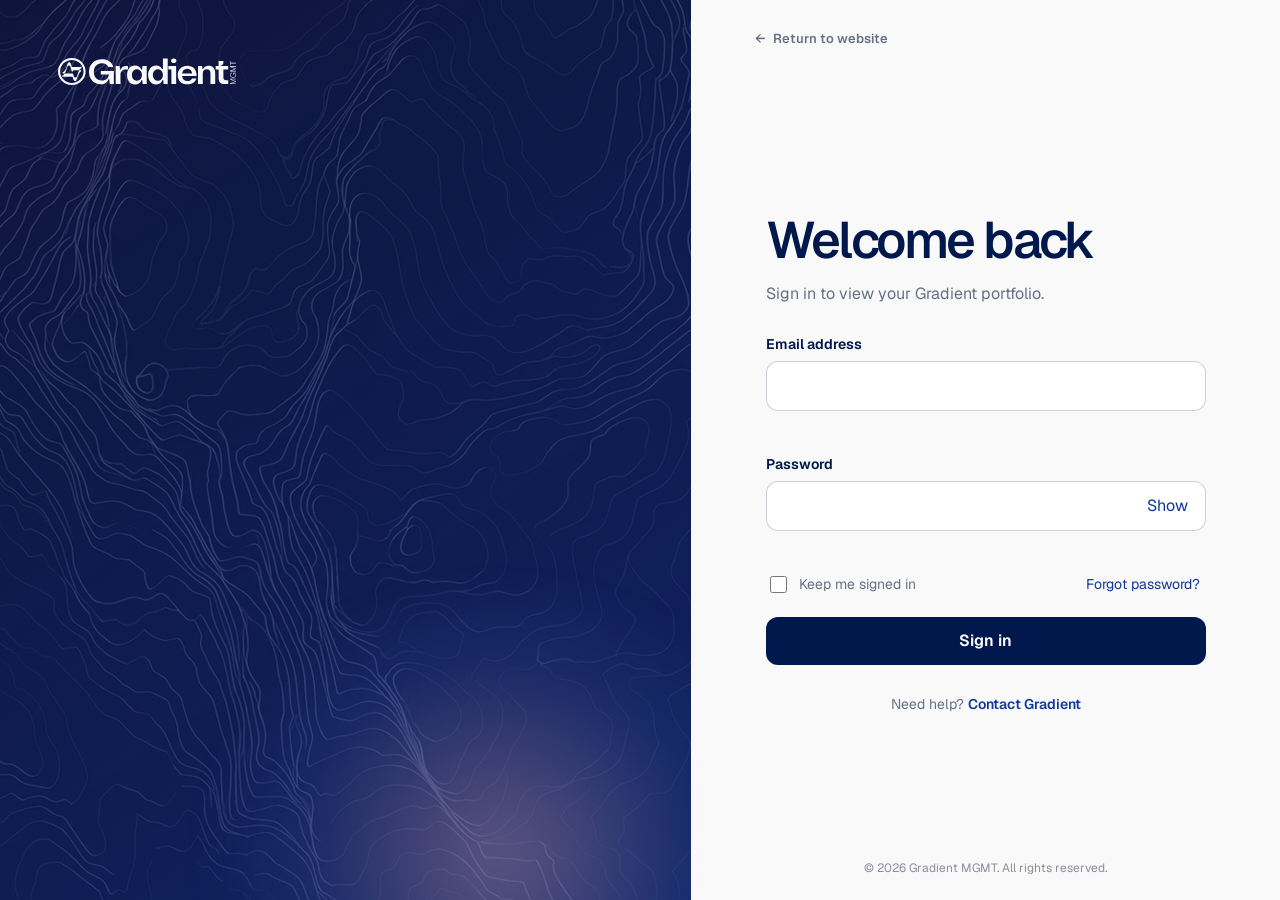
<file: portal-login.html>
<!DOCTYPE html>
<html lang="en">
<head>
  <meta charset="UTF-8" />
  <meta name="viewport" content="width=device-width, initial-scale=1.0" />
  <title>Investor Login — Gradient MGMT</title>
  <meta name="description" content="Gradient MGMT investor portal access." />
  <meta name="robots" content="noindex, nofollow" />
  <link rel="icon" type="image/svg+xml" href="assets/favicon.svg" />
  <link rel="icon" type="image/png" sizes="32x32" href="assets/favicon-32.png" />
  <meta name="theme-color" content="#01184D" />
  <link rel="stylesheet" href="portal.css?v=1" />
</head>
<body class="portal-shell portal-login-page">
  <main class="login-layout">
    <section class="login-brand" aria-label="Gradient investor portal">
      <a class="portal-logo portal-logo--light" href="index.html" aria-label="Gradient MGMT home">
        <img src="assets/brand/logo-white.svg" alt="" />
      </a>
    </section>

    <section class="login-panel" aria-labelledby="login-title">
      <div class="login-panel__top">
        <a class="login-home-link" href="index.html">
          <span aria-hidden="true">←</span>
          Return to website
        </a>
      </div>

      <div class="login-card">
        <a class="portal-logo portal-logo--dark" href="index.html" aria-label="Gradient MGMT home">
          <img src="assets/brand/logo-navy.svg" alt="" />
        </a>
        <h2 id="login-title">Welcome back</h2>
        <p class="login-intro">Sign in to view your Gradient portfolio.</p>

        <div class="auth-status" id="auth-status" role="status" aria-live="polite"></div>

        <form id="login-form" novalidate>
          <div class="field">
            <label for="email">Email address</label>
            <input
              id="email"
              name="email"
              type="email"
              inputmode="email"
              autocomplete="email"
              aria-describedby="email-error"
            />
            <span id="email-error" class="field-error"></span>
          </div>

          <div class="field">
            <label for="password">Password</label>
            <div class="password-field">
              <input
                id="password"
                name="password"
                type="password"
                autocomplete="current-password"
                aria-describedby="password-error"
              />
              <button type="button" class="password-toggle" data-toggle-password aria-label="Show password">Show</button>
            </div>
            <span id="password-error" class="field-error"></span>
          </div>

          <div class="login-options">
            <label class="check-control">
              <input name="remember" type="checkbox" />
              <span>Keep me signed in</span>
            </label>
            <button type="button" class="text-button" data-forgot-password>Forgot password?</button>
          </div>

          <button class="primary-button login-submit" type="submit">
            <span data-submit-label>Sign in</span>
            <span class="button-spinner" aria-hidden="true"></span>
          </button>
        </form>

        <form id="mfa-form" hidden novalidate>
          <button type="button" class="mfa-back" data-mfa-back>
            <span aria-hidden="true">←</span>
            Back to sign in
          </button>
          <p class="eyebrow">Verification</p>
          <h2>Enter your code</h2>
          <p class="login-intro">Enter the six-digit code from your authenticator.</p>
          <div class="field mfa-field">
            <label for="verification-code">Verification code</label>
            <input
              id="verification-code"
              name="code"
              type="text"
              inputmode="numeric"
              autocomplete="one-time-code"
              maxlength="6"
              pattern="[0-9]{6}"
              aria-describedby="code-error"
            />
            <span id="code-error" class="field-error"></span>
          </div>
          <button type="submit" class="primary-button login-submit">Verify code</button>
        </form>

        <p class="login-support">Need help? <a href="mailto:info@gradientmgmt.com">Contact Gradient</a></p>
      </div>

      <p class="login-legal">© 2026 Gradient MGMT. All rights reserved.</p>
    </section>
  </main>

  <script src="auth-client.js"></script>
  <script src="auth-flow.js"></script>
  <script src="portal-login.js"></script>
</body>
</html>
</file>
<file: portal.css>
@font-face {
  font-family: "Gradient Geist";
  src: url("assets/brand/geist-variable.ttf") format("truetype");
  font-style: normal;
  font-weight: 100 900;
  font-display: swap;
}

.portal-shell {
  --gradient-black: #0d0d0d;
  --gradient-eggshell: #f9f9f9;
  --gradient-navy: #01184d;
  --gradient-royal: #0e389b;
  --gradient-dusk: #5566c6;
  --gradient-tang: #6684db;
  --gradient-orchard: #9a9ad9;
  --gradient-sunrise: #c7c4ef;
  --gradient-citrus: #ffaa17;
  --gradient-butter: #ffdc17;
  --gradient-peach: #efb4c8;
  --gradient-lychee: #f5e5d6;
  --portal-muted: #667085;
  --portal-border: rgba(1, 24, 77, 0.14);
  --portal-card: #ffffff;
  --portal-shadow: 0 24px 70px rgba(1, 24, 77, 0.1);
  background: var(--gradient-eggshell);
  color: var(--gradient-black);
  font-family: "Gradient Geist", "Helvetica Neue", Arial, sans-serif;
  font-size: 16px;
  min-height: 100vh;
  margin: 0;
  -webkit-font-smoothing: antialiased;
}

.portal-shell,
.portal-shell * {
  box-sizing: border-box;
}

.portal-shell button,
.portal-shell input {
  font: inherit;
}

.portal-shell button,
.portal-shell a {
  -webkit-tap-highlight-color: transparent;
}

.portal-shell button {
  cursor: pointer;
}

.portal-shell a {
  color: inherit;
}

.portal-shell :focus-visible {
  outline: 3px solid rgba(102, 132, 219, 0.72);
  outline-offset: 3px;
}

.portal-shell [hidden] {
  display: none !important;
}

.portal-shell .primary-button,
.portal-shell .secondary-button {
  min-height: 48px;
  border-radius: 12px;
  padding: 0 18px;
  border: 1px solid transparent;
  font-weight: 620;
  transition: transform 180ms ease, background 180ms ease, border-color 180ms ease;
}

.portal-shell .primary-button {
  background: var(--gradient-navy);
  color: #fff;
}

.portal-shell .primary-button:hover {
  background: #082665;
  transform: translateY(-1px);
}

.portal-shell .primary-button:disabled {
  cursor: wait;
  opacity: 0.66;
  transform: none;
}

.portal-shell .secondary-button {
  border-color: var(--portal-border);
  background: transparent;
  color: var(--gradient-navy);
}

.portal-shell .field {
  display: grid;
  gap: 8px;
}

.portal-shell .field label {
  color: var(--gradient-navy);
  font-size: 0.875rem;
  font-weight: 620;
}

.portal-shell .field input {
  width: 100%;
  min-height: 50px;
  border: 1px solid rgba(1, 24, 77, 0.2);
  border-radius: 12px;
  background: #fff;
  color: var(--gradient-black);
  padding: 0 14px;
  transition: border-color 160ms ease, box-shadow 160ms ease;
}

.portal-shell .field input:hover {
  border-color: rgba(1, 24, 77, 0.38);
}

.portal-shell .field input:focus {
  border-color: var(--gradient-royal);
  box-shadow: 0 0 0 4px rgba(102, 132, 219, 0.16);
  outline: none;
}

.portal-shell .field input[aria-invalid="true"] {
  border-color: #b42318;
}

.portal-shell .field-error {
  min-height: 18px;
  color: #9f2016;
  font-size: 0.8125rem;
}

.portal-shell .eyebrow {
  color: var(--gradient-royal);
  font-size: 0.75rem;
  font-weight: 660;
  letter-spacing: 0.12em;
  text-transform: uppercase;
}

.portal-shell .portal-card {
  border: 1px solid var(--portal-border);
  border-radius: 20px;
  background: var(--portal-card);
  box-shadow: 0 12px 32px rgba(1, 24, 77, 0.045);
}

.portal-login-page {
  overflow-x: hidden;
}

.login-layout {
  display: grid;
  grid-template-columns: minmax(0, 1.08fr) minmax(430px, 0.92fr);
  min-height: 100vh;
}

.login-brand {
  position: relative;
  isolation: isolate;
  display: flex;
  flex-direction: column;
  min-height: 100vh;
  overflow: hidden;
  padding: clamp(32px, 4.5vw, 68px);
  background:
    linear-gradient(145deg, rgba(1, 24, 77, 0.08), rgba(14, 56, 155, 0.4)),
    url("assets/brand/topo-navy.png") center / cover no-repeat,
    var(--gradient-navy);
  color: #fff;
}

.login-brand::after {
  position: absolute;
  z-index: -1;
  inset: auto -18% -24% 26%;
  height: 58%;
  border-radius: 50%;
  background: radial-gradient(circle, rgba(239, 180, 200, 0.35), rgba(102, 132, 219, 0.1) 48%, transparent 72%);
  content: "";
  filter: blur(18px);
}

.portal-logo {
  display: inline-flex;
  width: 178px;
  line-height: 0;
}

.portal-logo img {
  display: block;
  width: 100%;
  height: auto;
}

.login-panel {
  display: flex;
  flex-direction: column;
  min-height: 100vh;
  padding: 30px clamp(30px, 5vw, 82px) 24px;
}

.login-panel__top {
  display: flex;
  align-items: center;
  justify-content: space-between;
  gap: 24px;
  color: var(--portal-muted);
  font-size: 0.8125rem;
}

.login-home-link {
  display: inline-flex;
  align-items: center;
  gap: 8px;
  color: var(--gradient-navy);
  font-weight: 580;
  text-decoration: none;
}

.login-home-link:hover {
  text-decoration: underline;
  text-underline-offset: 4px;
}

.portal-logo--dark {
  display: none;
}

.login-card {
  width: min(100%, 440px);
  margin: auto;
  padding: 52px 0 44px;
}

.login-card h2 {
  margin: 12px 0 0;
  color: var(--gradient-navy);
  font-size: clamp(2.35rem, 4vw, 3.5rem);
  font-weight: 560;
  letter-spacing: -0.05em;
  line-height: 1;
}

.login-intro {
  margin: 16px 0 0;
  color: var(--portal-muted);
  line-height: 1.55;
}

.auth-status {
  margin: 22px 0 0;
  border: 1px solid rgba(14, 56, 155, 0.16);
  border-radius: 10px;
  background: rgba(102, 132, 219, 0.08);
  color: var(--gradient-navy);
  padding: 11px 13px;
  font-size: 0.875rem;
  line-height: 1.45;
}

.auth-status:empty {
  display: none;
}

.auth-status[data-tone="error"] {
  border-color: rgba(180, 35, 24, 0.2);
  background: rgba(180, 35, 24, 0.06);
  color: #8a1c14;
}

#login-form,
#mfa-form {
  display: grid;
  gap: 18px;
  margin-top: 28px;
}

.password-field {
  position: relative;
}

.password-field input {
  padding-right: 70px !important;
}

.password-toggle {
  position: absolute;
  top: 50%;
  right: 12px;
  min-width: 46px;
  min-height: 34px;
  transform: translateY(-50%);
  border: 0;
  background: transparent;
  color: var(--gradient-royal);
  font-size: 0.8125rem;
  font-weight: 630;
}

.login-options {
  display: flex;
  align-items: center;
  justify-content: space-between;
  gap: 18px;
  margin-top: -2px;
  color: var(--portal-muted);
  font-size: 0.875rem;
}

.check-control {
  display: inline-flex;
  align-items: center;
  gap: 9px;
  cursor: pointer;
}

.check-control input {
  width: 17px;
  height: 17px;
  accent-color: var(--gradient-navy);
}

.text-button,
.mfa-back {
  border: 0;
  background: transparent;
  color: var(--gradient-royal);
  font-weight: 590;
}

.text-button:hover,
.mfa-back:hover {
  text-decoration: underline;
  text-underline-offset: 4px;
}

.login-submit {
  position: relative;
  width: 100%;
  margin-top: 3px;
}

.button-spinner {
  display: none;
  width: 16px;
  height: 16px;
  margin-left: 9px;
  border: 2px solid rgba(255, 255, 255, 0.35);
  border-top-color: #fff;
  border-radius: 50%;
  vertical-align: -3px;
  animation: portal-spin 650ms linear infinite;
}

.login-submit[aria-busy="true"] .button-spinner {
  display: inline-block;
}

.login-support {
  margin: 30px 0 0;
  color: var(--portal-muted);
  font-size: 0.875rem;
  text-align: center;
}

.login-support a {
  color: var(--gradient-royal);
  font-weight: 590;
  text-decoration: none;
}

.login-support a:hover {
  text-decoration: underline;
  text-underline-offset: 4px;
}

.login-legal {
  margin: 0;
  color: #8a8f9c;
  font-size: 0.75rem;
  text-align: center;
}

.mfa-back {
  justify-self: start;
  margin-bottom: 12px;
  padding: 0;
}

.mfa-field input {
  font-size: 1.4rem !important;
  font-variant-numeric: tabular-nums;
  letter-spacing: 0.38em;
  text-align: center;
}

@keyframes portal-spin {
  to {
    transform: rotate(360deg);
  }
}

@media (max-width: 920px) {
  .login-layout {
    grid-template-columns: minmax(0, 0.9fr) minmax(410px, 1.1fr);
  }
}

@media (max-width: 760px) {
  .login-layout {
    display: block;
  }

  .login-brand {
    min-height: 230px;
    padding: 26px 24px;
    background-position: 48% 43%;
  }

  .login-brand::after {
    display: none;
  }

  .portal-logo--light {
    width: 144px;
  }

  .login-panel {
    min-height: calc(100vh - 230px);
    padding: 22px 22px 20px;
  }

  .login-card {
    padding: 46px 0 40px;
  }

  .login-card h2 {
    font-size: 2.45rem;
  }
}

@media (max-width: 430px) {
  .login-brand {
    min-height: 196px;
  }

  .login-panel {
    min-height: calc(100vh - 196px);
    padding-inline: 18px;
  }

  .login-card {
    padding-top: 38px;
  }

  .login-options {
    align-items: flex-start;
  }
}

@media (prefers-reduced-motion: reduce) {
  .portal-shell *,
  .portal-shell *::before,
  .portal-shell *::after {
    scroll-behavior: auto !important;
    transition-duration: 0.01ms !important;
    animation-duration: 0.01ms !important;
    animation-iteration-count: 1 !important;
  }
}

.portal-app {
  min-width: 320px;
  background: #f4f5f7;
}

.sr-only {
  position: absolute;
  width: 1px;
  height: 1px;
  padding: 0;
  overflow: hidden;
  clip: rect(0, 0, 0, 0);
  clip-path: inset(50%);
  white-space: nowrap;
  border: 0;
}

.portal-frame {
  display: grid;
  grid-template-columns: 248px minmax(0, 1fr);
  min-height: 100vh;
}

.portal-sidebar {
  position: sticky;
  z-index: 40;
  top: 0;
  display: flex;
  flex-direction: column;
  justify-content: space-between;
  height: 100vh;
  overflow-y: auto;
  padding: 34px 22px 26px;
  background:
    linear-gradient(rgba(1, 24, 77, 0.84), rgba(1, 24, 77, 0.94)),
    url("assets/brand/topo-navy.png") center / cover no-repeat,
    var(--gradient-navy);
  color: #fff;
}

.portal-sidebar__logo {
  width: 164px;
  margin: 0 8px;
}

.fund-context {
  display: grid;
  gap: 5px;
  margin-top: 42px;
  padding: 17px 18px;
  border: 1px solid rgba(255, 255, 255, 0.13);
  border-radius: 14px;
  background: rgba(255, 255, 255, 0.07);
  box-shadow: inset 0 1px rgba(255, 255, 255, 0.06);
  backdrop-filter: blur(10px);
}

.fund-context__label,
.portal-sidebar__footer > span {
  color: rgba(255, 255, 255, 0.54);
  font-size: 0.6875rem;
  font-weight: 600;
  letter-spacing: 0.11em;
  text-transform: uppercase;
}

.fund-context strong {
  font-size: 0.875rem;
  font-weight: 600;
}

.fund-context > span:last-child {
  color: rgba(255, 255, 255, 0.6);
  font-size: 0.75rem;
}

.portal-nav {
  display: grid;
  gap: 6px;
  margin-top: 24px;
}

.portal-nav__item {
  display: grid;
  grid-template-columns: 22px 1fr auto;
  align-items: center;
  gap: 12px;
  min-height: 46px;
  padding: 0 14px;
  border: 1px solid transparent;
  border-radius: 11px;
  background: transparent;
  color: rgba(255, 255, 255, 0.65);
  font-size: 0.875rem;
  text-align: left;
  transition: color 160ms ease, background 160ms ease, border-color 160ms ease;
}

.portal-nav__item svg,
.mobile-menu-button svg,
.profile-button svg,
.security-card__icon svg {
  width: 20px;
  height: 20px;
  fill: none;
  stroke: currentColor;
  stroke-width: 1.65;
  stroke-linecap: round;
  stroke-linejoin: round;
}

.portal-nav__item:first-child svg {
  fill: currentColor;
  stroke: none;
}

.portal-nav__item:hover {
  color: #fff;
  background: rgba(255, 255, 255, 0.07);
}

.portal-nav__item[aria-current="page"] {
  border-color: rgba(255, 255, 255, 0.12);
  background: rgba(255, 255, 255, 0.13);
  color: #fff;
}

.portal-nav__count {
  display: inline-grid;
  min-width: 22px;
  height: 22px;
  place-items: center;
  border-radius: 999px;
  background: rgba(255, 255, 255, 0.12);
  font-size: 0.6875rem;
}

.portal-sidebar__footer {
  display: grid;
  gap: 8px;
  padding: 0 10px;
}

.portal-sidebar__footer a {
  width: fit-content;
  color: rgba(255, 255, 255, 0.76);
  font-size: 0.8125rem;
  text-decoration: none;
}

.portal-sidebar__footer a:hover {
  color: #fff;
  text-decoration: underline;
  text-underline-offset: 4px;
}

.portal-sidebar__site-link {
  margin-top: 12px;
}

.portal-workspace {
  min-width: 0;
}

.portal-header {
  position: sticky;
  z-index: 30;
  top: 0;
  display: flex;
  align-items: center;
  justify-content: space-between;
  min-height: 74px;
  padding: 0 clamp(28px, 4vw, 64px);
  border-bottom: 1px solid rgba(1, 24, 77, 0.08);
  background: rgba(249, 249, 249, 0.9);
  backdrop-filter: blur(18px) saturate(140%);
}

.portal-header__context {
  display: grid;
  gap: 2px;
}

.portal-header__context span {
  color: var(--portal-muted);
  font-size: 0.6875rem;
  font-weight: 600;
  letter-spacing: 0.1em;
  text-transform: uppercase;
}

.portal-header__context strong {
  color: var(--gradient-navy);
  font-size: 0.9375rem;
  font-weight: 610;
}

.profile-control {
  position: relative;
}

.profile-button {
  display: flex;
  align-items: center;
  gap: 10px;
  min-height: 48px;
  padding: 4px 7px 4px 5px;
  border: 1px solid transparent;
  border-radius: 12px;
  background: transparent;
  color: var(--gradient-navy);
}

.profile-button:hover,
.profile-button[aria-expanded="true"] {
  border-color: var(--portal-border);
  background: #fff;
}

.profile-avatar {
  display: inline-grid;
  width: 36px;
  height: 36px;
  flex: 0 0 auto;
  place-items: center;
  border-radius: 50%;
  background: linear-gradient(135deg, var(--gradient-navy), var(--gradient-dusk));
  color: #fff;
  font-size: 0.75rem;
  font-weight: 680;
  letter-spacing: 0.04em;
}

.profile-button__copy {
  display: grid;
  gap: 1px;
  min-width: 104px;
  text-align: left;
}

.profile-button__copy strong {
  font-size: 0.8125rem;
  font-weight: 620;
}

.profile-button__copy small {
  color: var(--portal-muted);
  font-size: 0.6875rem;
}

.profile-button > svg {
  width: 17px;
  height: 17px;
}

.profile-menu {
  position: absolute;
  top: calc(100% + 10px);
  right: 0;
  width: 232px;
  overflow: hidden;
  border: 1px solid var(--portal-border);
  border-radius: 14px;
  background: #fff;
  box-shadow: var(--portal-shadow);
}

.profile-menu__identity {
  display: grid;
  gap: 3px;
  padding: 15px 16px;
  border-bottom: 1px solid var(--portal-border);
}

.profile-menu__identity strong {
  color: var(--gradient-navy);
  font-size: 0.875rem;
}

.profile-menu__identity span {
  overflow: hidden;
  color: var(--portal-muted);
  font-size: 0.75rem;
  text-overflow: ellipsis;
}

.profile-menu > button {
  display: block;
  width: 100%;
  padding: 12px 16px;
  border: 0;
  background: transparent;
  color: var(--gradient-black);
  font-size: 0.8125rem;
  text-align: left;
}

.profile-menu > button:hover {
  background: #f3f5f8;
}

.mobile-menu-button {
  display: none;
  width: 44px;
  height: 44px;
  place-items: center;
  border: 1px solid var(--portal-border);
  border-radius: 11px;
  background: #fff;
  color: var(--gradient-navy);
}

.portal-main {
  width: min(100%, 1560px);
  margin: 0 auto;
  padding: 48px clamp(28px, 4vw, 64px) 80px;
  outline: none;
}

.portal-panel {
  animation: panel-in 360ms cubic-bezier(0.22, 1, 0.36, 1);
}

.panel-heading {
  display: flex;
  align-items: flex-end;
  justify-content: space-between;
  gap: 36px;
  margin-bottom: 30px;
}

.panel-heading h1 {
  margin: 9px 0 10px;
  color: var(--gradient-navy);
  font-size: clamp(2rem, 3.3vw, 3.35rem);
  font-weight: 540;
  letter-spacing: -0.052em;
  line-height: 1;
}

.panel-heading > div:first-child > p:last-child {
  margin: 0;
  color: var(--portal-muted);
  line-height: 1.5;
}

.panel-heading--compact {
  align-items: center;
  margin-bottom: 32px;
}

.as-of-date {
  display: grid;
  min-width: 174px;
  gap: 3px;
  padding-left: 20px;
  border-left: 1px solid var(--portal-border);
}

.as-of-date span,
.as-of-date small {
  color: var(--portal-muted);
  font-size: 0.75rem;
}

.as-of-date strong {
  color: var(--gradient-navy);
  font-size: 1rem;
  font-weight: 640;
}

.metric-grid {
  display: grid;
  grid-template-columns: repeat(4, minmax(0, 1fr));
  gap: 16px;
}

.metric-card {
  position: relative;
  display: grid;
  min-height: 154px;
  align-content: space-between;
  padding: 22px;
  overflow: hidden;
}

.metric-card::after {
  position: absolute;
  top: 0;
  right: 0;
  width: 56px;
  height: 4px;
  border-radius: 0 20px 0 8px;
  background: var(--gradient-tang);
  content: "";
}

.metric-card:nth-child(2)::after {
  background: var(--gradient-dusk);
}

.metric-card:nth-child(3)::after {
  background: var(--gradient-peach);
}

.metric-card:nth-child(4)::after {
  background: var(--gradient-sunrise);
}

.metric-card > span {
  color: var(--portal-muted);
  font-size: 0.8125rem;
}

.metric-card > strong {
  margin-top: 18px;
  color: var(--gradient-navy);
  font-size: clamp(1.75rem, 2.5vw, 2.45rem);
  font-weight: 550;
  font-variant-numeric: tabular-nums;
  letter-spacing: -0.045em;
}

.metric-card > small {
  margin-top: 7px;
  color: var(--portal-muted);
  font-size: 0.75rem;
}

.positive {
  color: #16794a;
  font-weight: 650;
}

.overview-grid {
  display: grid;
  grid-template-columns: minmax(0, 1.5fr) minmax(300px, 0.86fr);
  gap: 16px;
  margin-top: 16px;
}

.allocation-card,
.performance-card,
.activity-card,
.holdings-preview,
.table-card,
.investment-note,
.account-card,
.security-card,
.preferences-card {
  padding: 25px;
}

.card-heading {
  display: flex;
  align-items: flex-start;
  justify-content: space-between;
  gap: 20px;
}

.card-heading > div:first-child {
  display: grid;
  gap: 4px;
}

.card-heading span,
.card-b-meta {
  color: var(--portal-muted);
  font-size: 0.75rem;
}

.card-heading h2,
.table-card__heading h2,
.account-card h2,
.security-card h2 {
  margin: 0;
  color: var(--gradient-navy);
  font-size: 1.075rem;
  font-weight: 630;
  letter-spacing: -0.02em;
}

.allocation-layout {
  display: grid;
  grid-template-columns: minmax(170px, 0.86fr) 1.14fr;
  align-items: center;
  gap: 24px;
  margin-top: 22px;
}

.allocation-chart {
  position: relative;
  width: min(100%, 210px);
  margin: 0 auto;
}

.allocation-chart svg {
  display: block;
  width: 100%;
  height: auto;
  transform: rotate(-90deg);
}

.donut-track,
.donut-segment {
  fill: none;
  stroke-width: 20;
}

.donut-track {
  stroke: #edf0f5;
}

.donut-segment {
  stroke-linecap: butt;
}

.donut-segment--one {
  stroke: var(--gradient-navy);
  stroke-dasharray: 32.9 67.1;
}

.donut-segment--two {
  stroke: var(--gradient-royal);
  stroke-dasharray: 26.8 73.2;
  stroke-dashoffset: -32.9;
}

.donut-segment--three {
  stroke: var(--gradient-tang);
  stroke-dasharray: 23.4 76.6;
  stroke-dashoffset: -59.7;
}

.donut-segment--four {
  stroke: var(--gradient-peach);
  stroke-dasharray: 16.9 83.1;
  stroke-dashoffset: -83.1;
}

.allocation-chart figcaption {
  position: absolute;
  inset: 0;
  display: grid;
  place-content: center;
  color: var(--portal-muted);
  text-align: center;
}

.allocation-chart figcaption strong {
  color: var(--gradient-navy);
  font-size: 1.7rem;
  font-weight: 580;
  line-height: 1;
}

.allocation-chart figcaption span {
  margin-top: 3px;
  font-size: 0.6875rem;
}

.allocation-legend {
  display: grid;
  gap: 13px;
  margin: 0;
  padding: 0;
  list-style: none;
}

.allocation-legend li {
  display: grid;
  grid-template-columns: 10px minmax(0, 1fr);
  align-items: center;
  gap: 10px;
}

.allocation-legend li > div {
  display: flex;
  justify-content: space-between;
  gap: 12px;
}

.allocation-legend strong,
.allocation-legend span {
  font-size: 0.75rem;
}

.allocation-legend strong {
  overflow: hidden;
  color: var(--gradient-navy);
  font-weight: 570;
  text-overflow: ellipsis;
  white-space: nowrap;
}

.allocation-legend span {
  color: var(--portal-muted);
  font-variant-numeric: tabular-nums;
}

.legend-dot {
  width: 9px;
  height: 9px;
  border-radius: 50%;
}

.legend-dot--one {
  background: var(--gradient-navy);
}

.legend-dot--two {
  background: var(--gradient-royal);
}

.legend-dot--three {
  background: var(--gradient-tang);
}

.legend-dot--four {
  background: var(--gradient-peach);
}

.performance-stats {
  display: grid;
  grid-template-columns: repeat(2, 1fr);
  margin: 34px 0 28px;
}

.performance-stats > div {
  display: grid;
  gap: 7px;
}

.performance-stats > div + div {
  padding-left: 22px;
  border-left: 1px solid var(--portal-border);
}

.performance-stats dt {
  color: var(--portal-muted);
  font-size: 0.75rem;
}

.performance-stats dd {
  margin: 0;
  color: var(--gradient-navy);
  font-size: 1.7rem;
  font-weight: 560;
  font-variant-numeric: tabular-nums;
  letter-spacing: -0.04em;
}

.capital-progress > div:first-child {
  display: flex;
  justify-content: space-between;
  margin-bottom: 9px;
  color: var(--portal-muted);
  font-size: 0.75rem;
}

.capital-progress strong {
  color: var(--gradient-navy);
}

.progress-track {
  height: 8px;
  overflow: hidden;
  border-radius: 999px;
  background: #e9ecf2;
}

.progress-track span {
  display: block;
  width: 77%;
  height: 100%;
  border-radius: inherit;
  background: linear-gradient(90deg, var(--gradient-navy), var(--gradient-tang));
}

.performance-card > p {
  margin: 23px 0 0;
  color: var(--portal-muted);
  font-size: 0.75rem;
  line-height: 1.5;
}

.activity-card {
  grid-column: 1 / -1;
}

.card-link {
  border: 0;
  background: transparent;
  color: var(--gradient-royal);
  font-size: 0.75rem;
  font-weight: 620;
}

.card-link:hover {
  text-decoration: underline;
  text-underline-offset: 4px;
}

.activity-list {
  display: grid;
  grid-template-columns: repeat(3, 1fr);
  gap: 0;
  margin: 24px 0 0;
  padding: 0;
  list-style: none;
}

.activity-list li {
  display: grid;
  grid-template-columns: 38px minmax(0, 1fr) auto;
  align-items: center;
  gap: 12px;
  padding: 6px 22px;
  border-left: 1px solid var(--portal-border);
}

.activity-list li:first-child {
  padding-left: 0;
  border-left: 0;
}

.activity-list > li > div {
  display: grid;
  gap: 3px;
}

.activity-list > li > div:last-child {
  text-align: right;
}

.activity-list strong {
  color: var(--gradient-navy);
  font-size: 0.75rem;
  font-weight: 620;
}

.activity-list span,
.activity-list time {
  color: var(--portal-muted);
  font-size: 0.6875rem;
  font-style: normal;
}

.activity-icon {
  display: inline-grid;
  width: 36px;
  height: 36px;
  place-items: center;
  border-radius: 10px;
  background: rgba(102, 132, 219, 0.13);
  color: var(--gradient-royal) !important;
  font-size: 0.95rem !important;
  font-weight: 650;
}

.activity-icon--distribution {
  background: rgba(22, 121, 74, 0.1);
  color: #16794a !important;
}

.activity-icon--call {
  background: rgba(239, 180, 200, 0.2);
  color: #8d4864 !important;
}

.holdings-preview {
  margin-top: 16px;
}

.company-strip {
  display: grid;
  grid-template-columns: repeat(4, minmax(0, 1fr));
  margin-top: 22px;
}

.company-strip > div {
  display: grid;
  grid-template-columns: 38px minmax(0, 1fr);
  align-items: center;
  gap: 11px;
  padding: 5px 18px;
  border-left: 1px solid var(--portal-border);
}

.company-strip > div:first-child {
  padding-left: 0;
  border-left: 0;
}

.company-strip p {
  display: grid;
  min-width: 0;
  gap: 2px;
  margin: 0;
}

.company-strip p strong,
.company-strip p span {
  overflow: hidden;
  text-overflow: ellipsis;
  white-space: nowrap;
}

.company-strip p strong,
.company-strip > div > strong {
  color: var(--gradient-navy);
  font-size: 0.75rem;
  font-weight: 620;
}

.company-strip p span {
  color: var(--portal-muted);
  font-size: 0.6875rem;
}

.company-strip > div > strong {
  grid-column: 2;
  font-variant-numeric: tabular-nums;
}

.company-mark {
  display: inline-grid;
  width: 36px;
  height: 36px;
  flex: 0 0 auto;
  place-items: center;
  border-radius: 10px;
  color: #fff;
  font-size: 0.6875rem;
  font-weight: 680;
  letter-spacing: 0.03em;
}

.company-mark--one {
  background: var(--gradient-navy);
}

.company-mark--two {
  background: var(--gradient-royal);
}

.company-mark--three {
  background: var(--gradient-tang);
}

.company-mark--four {
  background: #b47b91;
}

.table-card {
  padding: 0;
  overflow: hidden;
}

.table-card__heading {
  display: flex;
  align-items: center;
  justify-content: space-between;
  gap: 20px;
  padding: 24px 26px;
  border-bottom: 1px solid var(--portal-border);
}

.table-card__heading p {
  margin: 5px 0 0;
  color: var(--portal-muted);
  font-size: 0.75rem;
}

.status-pill {
  padding: 6px 10px;
  border-radius: 999px;
  background: rgba(22, 121, 74, 0.1);
  color: #146a42;
  font-size: 0.6875rem;
  font-weight: 650;
}

.table-scroll {
  overflow-x: auto;
}

.investment-table {
  width: 100%;
  border-collapse: collapse;
  font-size: 0.8125rem;
  white-space: nowrap;
}

.investment-table caption {
  position: absolute;
  width: 1px;
  height: 1px;
  overflow: hidden;
  clip: rect(0, 0, 0, 0);
}

.investment-table th,
.investment-table td {
  padding: 18px 20px;
  border-bottom: 1px solid var(--portal-border);
  text-align: right;
}

.investment-table thead th {
  background: #fafbfc;
  color: var(--portal-muted);
  font-size: 0.6875rem;
  font-weight: 620;
  letter-spacing: 0.04em;
  text-transform: uppercase;
}

.investment-table th:first-child,
.investment-table td:first-child {
  text-align: left;
}

.investment-table tbody th {
  display: flex;
  align-items: center;
  gap: 12px;
  color: var(--gradient-navy);
}

.investment-table tbody th > span:last-child {
  display: grid;
  gap: 3px;
}

.investment-table tbody th strong,
.investment-table tbody th small {
  font-size: 0.75rem;
}

.investment-table tbody th small {
  color: var(--portal-muted);
  font-weight: 430;
}

.investment-table tbody td {
  color: #3b4453;
  font-variant-numeric: tabular-nums;
}

.investment-table tbody td strong,
.investment-table tfoot strong {
  color: var(--gradient-navy);
  font-weight: 640;
}

.investment-table tfoot th,
.investment-table tfoot td {
  border-bottom: 0;
  background: rgba(199, 196, 239, 0.12);
  color: var(--gradient-navy);
}

.status-dot {
  display: inline-flex;
  align-items: center;
  gap: 7px;
}

.status-dot::before {
  width: 7px;
  height: 7px;
  border-radius: 50%;
  background: #32a06d;
  content: "";
}

.investment-note {
  display: flex;
  align-items: flex-start;
  gap: 14px;
  margin-top: 16px;
  padding: 19px 22px;
  box-shadow: none;
}

.investment-note > span {
  display: inline-grid;
  width: 24px;
  height: 24px;
  flex: 0 0 auto;
  place-items: center;
  border-radius: 50%;
  background: rgba(102, 132, 219, 0.14);
  color: var(--gradient-royal);
  font-size: 0.75rem;
  font-weight: 700;
}

.investment-note p {
  margin: 1px 0 0;
  color: var(--portal-muted);
  font-size: 0.75rem;
  line-height: 1.5;
}

.investment-note strong {
  color: var(--gradient-navy);
}

.document-filters {
  display: flex;
  flex-wrap: wrap;
  gap: 8px;
  margin-bottom: 18px;
}

.document-filters button {
  min-height: 38px;
  padding: 0 15px;
  border: 1px solid var(--portal-border);
  border-radius: 999px;
  background: #fff;
  color: var(--portal-muted);
  font-size: 0.75rem;
  font-weight: 590;
}

.document-filters button:hover {
  border-color: rgba(1, 24, 77, 0.3);
  color: var(--gradient-navy);
}

.document-filters button[aria-pressed="true"] {
  border-color: var(--gradient-navy);
  background: var(--gradient-navy);
  color: #fff;
}

.document-list {
  overflow: hidden;
}

.document-row {
  display: grid;
  grid-template-columns: 44px minmax(0, 1fr) auto auto;
  align-items: center;
  gap: 17px;
  min-height: 88px;
  padding: 17px 22px;
  border-bottom: 1px solid var(--portal-border);
}

.document-row:last-of-type {
  border-bottom: 0;
}

.document-icon {
  display: inline-grid;
  width: 42px;
  height: 50px;
  place-items: center;
  border: 1px solid rgba(14, 56, 155, 0.12);
  border-radius: 8px;
  background: rgba(102, 132, 219, 0.1);
  color: var(--gradient-royal);
  font-size: 0.625rem;
  font-weight: 720;
  letter-spacing: 0.04em;
}

.document-row h2 {
  margin: 0;
  color: var(--gradient-navy);
  font-size: 0.875rem;
  font-weight: 620;
}

.document-row p {
  margin: 5px 0 0;
  color: var(--portal-muted);
  font-size: 0.75rem;
}

.document-row > button {
  min-height: 38px;
  padding: 0 13px;
  border: 1px solid var(--portal-border);
  border-radius: 9px;
  background: transparent;
  color: var(--gradient-royal);
  font-size: 0.75rem;
  font-weight: 620;
}

.document-row > button:hover {
  border-color: var(--gradient-royal);
  background: rgba(102, 132, 219, 0.07);
}

.document-badge {
  padding: 5px 8px;
  border-radius: 999px;
  background: rgba(22, 121, 74, 0.1);
  color: #146a42;
  font-size: 0.625rem;
  font-weight: 690;
  text-transform: uppercase;
}

.document-empty {
  padding: 64px 24px;
  text-align: center;
}

.document-empty p {
  margin: 0 0 18px;
  color: var(--portal-muted);
}

.account-grid {
  display: grid;
  grid-template-columns: repeat(2, minmax(0, 1fr));
  gap: 16px;
}

.account-card__heading {
  display: flex;
  align-items: center;
  gap: 15px;
  padding-bottom: 22px;
  border-bottom: 1px solid var(--portal-border);
}

.profile-avatar--large {
  width: 50px;
  height: 50px;
  font-size: 0.875rem;
}

.account-card__heading p,
.security-card > p,
.preference-row small {
  color: var(--portal-muted);
}

.account-card__heading p {
  margin: 5px 0 0;
  font-size: 0.75rem;
}

.account-details {
  display: grid;
  gap: 0;
  margin: 8px 0 22px;
}

.account-details > div {
  display: grid;
  grid-template-columns: 135px minmax(0, 1fr);
  gap: 15px;
  padding: 13px 0;
  border-bottom: 1px solid var(--portal-border);
}

.account-details dt,
.account-details dd {
  font-size: 0.75rem;
}

.account-details dt {
  color: var(--portal-muted);
}

.account-details dd {
  margin: 0;
  color: var(--gradient-navy);
  font-weight: 570;
}

.security-card {
  position: relative;
  overflow: hidden;
  background: var(--gradient-navy);
  color: #fff;
}

.security-card::after {
  position: absolute;
  inset: 0;
  background: url("assets/brand/topo-navy.png") center / cover no-repeat;
  content: "";
  opacity: 0.24;
  pointer-events: none;
}

.security-card > * {
  position: relative;
  z-index: 1;
}

.security-card .eyebrow {
  margin: 22px 0 8px;
  color: var(--gradient-sunrise);
}

.security-card h2 {
  color: #fff;
}

.security-card > p:not(.eyebrow) {
  max-width: 460px;
  margin: 13px 0 22px;
  color: rgba(255, 255, 255, 0.72);
  line-height: 1.55;
}

.security-card__icon {
  display: inline-grid;
  width: 42px;
  height: 42px;
  place-items: center;
  border: 1px solid rgba(255, 255, 255, 0.13);
  border-radius: 12px;
  background: rgba(255, 255, 255, 0.08);
  color: #fff;
}

.security-status {
  display: flex;
  align-items: center;
  justify-content: space-between;
  gap: 18px;
  margin: 0 0 22px;
  padding: 13px 0;
  border-top: 1px solid rgba(255, 255, 255, 0.13);
  border-bottom: 1px solid rgba(255, 255, 255, 0.13);
  font-size: 0.75rem;
}

.security-status span {
  color: rgba(255, 255, 255, 0.62);
}

.security-card .primary-button {
  background: #fff;
  color: var(--gradient-navy);
}

.security-card .primary-button:hover {
  background: var(--gradient-eggshell);
}

.preferences-card {
  grid-column: 1 / -1;
}

.preference-row {
  display: flex;
  align-items: center;
  justify-content: space-between;
  gap: 24px;
  padding: 18px 0;
  border-bottom: 1px solid var(--portal-border);
}

.preference-row > span {
  display: grid;
  gap: 4px;
}

.preference-row strong {
  color: var(--gradient-navy);
  font-size: 0.8125rem;
}

.preference-row small {
  font-size: 0.75rem;
}

.preference-row input {
  width: 19px;
  height: 19px;
  flex: 0 0 auto;
  accent-color: var(--gradient-navy);
}

.preferences-card > .secondary-button {
  margin-top: 22px;
}

.account-signout {
  margin-top: 24px;
  padding: 0;
  border: 0;
  background: transparent;
  color: #9f2016;
  font-size: 0.8125rem;
  font-weight: 610;
}

.account-signout:hover {
  text-decoration: underline;
  text-underline-offset: 4px;
}

.document-preview {
  width: min(760px, calc(100vw - 36px));
  max-width: none;
  max-height: calc(100vh - 36px);
  margin: auto;
  padding: 0;
  overflow: visible;
  border: 0;
  border-radius: 20px;
  background: transparent;
  color: var(--gradient-black);
}

.document-preview::backdrop {
  background: rgba(1, 12, 39, 0.68);
  backdrop-filter: blur(6px);
}

.document-preview__surface {
  overflow: hidden;
  border: 1px solid rgba(255, 255, 255, 0.22);
  border-radius: 20px;
  background: #fff;
  box-shadow: 0 32px 90px rgba(1, 12, 39, 0.34);
}

.document-preview__header,
.document-preview__footer {
  display: flex;
  align-items: center;
  justify-content: space-between;
  gap: 24px;
  padding: 19px 22px;
}

.document-preview__header {
  border-bottom: 1px solid var(--portal-border);
}

.document-preview__identity {
  display: flex;
  min-width: 0;
  align-items: center;
  gap: 14px;
}

.document-preview__identity > div {
  min-width: 0;
}

.document-preview__identity > div > span,
.document-preview__footer > span {
  color: var(--portal-muted);
  font-size: 0.6875rem;
  font-weight: 620;
  letter-spacing: 0.06em;
  text-transform: uppercase;
}

.document-preview__identity h2 {
  margin: 3px 0 0;
  overflow: hidden;
  color: var(--gradient-navy);
  font-size: 1rem;
  font-weight: 650;
  text-overflow: ellipsis;
  white-space: nowrap;
}

.document-preview__identity p {
  margin: 3px 0 0;
  overflow: hidden;
  color: var(--portal-muted);
  font-size: 0.6875rem;
  text-overflow: ellipsis;
  white-space: nowrap;
}

.document-preview__close {
  display: inline-grid;
  width: 40px;
  height: 40px;
  flex: 0 0 auto;
  place-items: center;
  border: 1px solid var(--portal-border);
  border-radius: 10px;
  background: transparent;
  color: var(--gradient-navy);
  font-size: 1.35rem;
  line-height: 1;
}

.document-preview__close:hover {
  background: #f4f5f7;
}

.document-preview__viewport {
  max-height: calc(100vh - 238px);
  padding: 32px;
  overflow-y: auto;
  background: #edf0f5;
}

.document-preview__page {
  width: min(100%, 540px);
  min-height: 520px;
  margin: 0 auto;
  padding: 40px 44px;
  border: 1px solid rgba(1, 24, 77, 0.1);
  background: #fff;
  box-shadow: 0 12px 32px rgba(1, 24, 77, 0.1);
}

.document-preview__page-header {
  display: flex;
  align-items: flex-start;
  justify-content: space-between;
  gap: 24px;
  margin-bottom: 76px;
}

.document-preview__page-header img {
  width: 132px;
}

.document-preview__page-header span {
  color: var(--portal-muted);
  font-size: 0.5625rem;
  font-weight: 670;
  letter-spacing: 0.12em;
  text-transform: uppercase;
}

.document-preview__page h3 {
  max-width: 410px;
  margin: 10px 0 0;
  color: var(--gradient-navy);
  font-size: clamp(1.8rem, 5vw, 2.55rem);
  font-weight: 550;
  letter-spacing: -0.05em;
  line-height: 1.05;
}

.document-preview__rule {
  width: 58px;
  height: 4px;
  margin: 26px 0;
  border-radius: 999px;
  background: linear-gradient(90deg, var(--gradient-royal), var(--gradient-peach));
}

.document-preview__details {
  display: grid;
  grid-template-columns: repeat(3, minmax(0, 1fr));
  gap: 18px;
  margin: 0;
  padding: 18px 0;
  border-top: 1px solid var(--portal-border);
  border-bottom: 1px solid var(--portal-border);
}

.document-preview__details > div {
  display: grid;
  gap: 5px;
}

.document-preview__details dt {
  color: var(--portal-muted);
  font-size: 0.625rem;
}

.document-preview__details dd {
  margin: 0;
  color: var(--gradient-navy);
  font-size: 0.6875rem;
  font-weight: 620;
}

.document-preview__lines {
  display: grid;
  gap: 9px;
  margin-top: 34px;
}

.document-preview__lines span {
  width: 100%;
  height: 6px;
  border-radius: 999px;
  background: #edf0f5;
}

.document-preview__lines span:nth-child(2),
.document-preview__lines span:nth-child(5) {
  width: 72%;
}

.document-preview__footer {
  border-top: 1px solid var(--portal-border);
}

.document-preview__footer .secondary-button {
  min-height: 42px;
}

.portal-toast {
  position: fixed;
  z-index: 100;
  right: 24px;
  bottom: 24px;
  width: min(390px, calc(100vw - 32px));
  padding: 14px 17px;
  border: 1px solid rgba(255, 255, 255, 0.11);
  border-radius: 12px;
  background: var(--gradient-navy);
  box-shadow: 0 18px 48px rgba(1, 24, 77, 0.24);
  color: #fff;
  font-size: 0.8125rem;
  line-height: 1.45;
  opacity: 0;
  pointer-events: none;
  transform: translateY(14px);
  transition: opacity 180ms ease, transform 180ms ease;
}

.portal-toast.is-visible {
  opacity: 1;
  transform: translateY(0);
}

.mobile-nav-scrim {
  position: fixed;
  z-index: 35;
  inset: 0;
  background: rgba(13, 13, 13, 0.42);
  backdrop-filter: blur(2px);
}

@keyframes panel-in {
  from {
    opacity: 0;
    transform: translateY(7px);
  }
  to {
    opacity: 1;
    transform: translateY(0);
  }
}

@media (max-width: 1180px) {
  .metric-grid {
    grid-template-columns: repeat(2, minmax(0, 1fr));
  }

  .activity-list {
    grid-template-columns: 1fr;
  }

  .activity-list li,
  .activity-list li:first-child {
    padding: 14px 0;
    border-top: 1px solid var(--portal-border);
    border-left: 0;
  }

  .activity-list li:first-child {
    border-top: 0;
  }

  .company-strip {
    grid-template-columns: repeat(2, minmax(0, 1fr));
    gap: 18px 0;
  }

  .company-strip > div:nth-child(3) {
    padding-left: 0;
    border-left: 0;
  }
}

@media (max-width: 1020px) {
  .portal-frame {
    grid-template-columns: 220px minmax(0, 1fr);
  }

  .portal-sidebar {
    padding-inline: 16px;
  }

  .overview-grid {
    grid-template-columns: 1fr;
  }

  .activity-card {
    grid-column: auto;
  }

  .account-grid {
    grid-template-columns: 1fr;
  }

  .preferences-card {
    grid-column: auto;
  }
}

@media (max-width: 820px) {
  .portal-frame {
    display: block;
  }

  .portal-sidebar {
    position: fixed;
    inset: 0 auto 0 0;
    width: min(290px, calc(100vw - 48px));
    transform: translateX(-105%);
    transition: transform 220ms cubic-bezier(0.22, 1, 0.36, 1);
  }

  .portal-sidebar.is-open {
    transform: translateX(0);
  }

  .portal-menu-open {
    overflow: hidden;
  }

  .mobile-menu-button {
    display: inline-grid;
  }

  .portal-header {
    padding: 0 20px;
  }

  .portal-header__context {
    margin-right: auto;
    margin-left: 14px;
  }

  .portal-main {
    padding: 36px 20px 64px;
  }
}

@media (max-width: 700px) {
  .profile-button__copy,
  .profile-button > svg,
  .portal-header__context span {
    display: none;
  }

  .profile-button {
    min-height: 44px;
  }

  .panel-heading {
    display: grid;
    gap: 20px;
    margin-bottom: 24px;
  }

  .panel-heading h1 {
    font-size: 2.25rem;
  }

  .as-of-date {
    padding-left: 0;
    border-left: 0;
  }

  .metric-grid {
    grid-template-columns: 1fr;
  }

  .metric-card {
    min-height: 138px;
  }

  .allocation-card,
  .performance-card,
  .activity-card,
  .holdings-preview,
  .account-card,
  .security-card,
  .preferences-card {
    padding: 21px;
  }

  .allocation-layout {
    grid-template-columns: 1fr;
  }

  .allocation-chart {
    max-width: 190px;
  }

  .company-strip {
    grid-template-columns: 1fr;
  }

  .company-strip > div,
  .company-strip > div:nth-child(3) {
    padding: 12px 0;
    border-top: 1px solid var(--portal-border);
    border-left: 0;
  }

  .company-strip > div:first-child {
    border-top: 0;
  }

  .table-card__heading {
    padding: 20px;
  }

  .investment-table {
    display: block;
    padding: 0 18px 18px;
    white-space: normal;
  }

  .investment-table thead {
    display: none;
  }

  .investment-table tbody,
  .investment-table tfoot,
  .investment-table tr,
  .investment-table th,
  .investment-table td {
    display: block;
    width: 100%;
  }

  .investment-table tbody tr,
  .investment-table tfoot tr {
    padding: 18px 0 12px;
    border-bottom: 1px solid var(--portal-border);
  }

  .investment-table tbody th,
  .investment-table tfoot th {
    padding: 0 0 13px;
    border: 0;
  }

  .investment-table tbody td,
  .investment-table tfoot td {
    display: flex;
    justify-content: space-between;
    gap: 20px;
    padding: 6px 0;
    border: 0;
    background: transparent;
    text-align: right;
  }

  .investment-table tbody td::before,
  .investment-table tfoot td::before {
    color: var(--portal-muted);
    content: attr(data-label);
    font-size: 0.6875rem;
    font-weight: 500;
  }

  .investment-table tfoot td:empty {
    display: none;
  }

  .document-row {
    grid-template-columns: 42px minmax(0, 1fr) auto;
    gap: 13px;
    padding: 17px;
  }

  .document-row > button {
    grid-column: 2 / -1;
    justify-self: start;
  }

  .document-preview {
    width: calc(100vw - 24px);
    max-height: calc(100vh - 24px);
  }

  .document-preview__header,
  .document-preview__footer {
    padding: 15px 16px;
  }

  .document-preview__identity .document-icon {
    display: none;
  }

  .document-preview__viewport {
    max-height: calc(100vh - 205px);
    padding: 16px;
  }

  .document-preview__page {
    min-height: 480px;
    padding: 28px 24px;
  }

  .document-preview__page-header {
    margin-bottom: 52px;
  }

  .document-preview__details {
    grid-template-columns: 1fr;
  }

  .document-preview__footer > span {
    display: none;
  }

  .document-preview__footer .secondary-button {
    width: 100%;
  }

  .document-badge {
    align-self: start;
  }

  .account-details > div {
    grid-template-columns: 1fr;
    gap: 5px;
  }

  .portal-toast {
    right: 16px;
    bottom: 16px;
  }
}

@media (max-width: 460px) {
  .portal-header__context strong {
    max-width: 130px;
    overflow: hidden;
    text-overflow: ellipsis;
    white-space: nowrap;
  }

  .document-filters {
    flex-wrap: nowrap;
    margin-right: -20px;
    padding-right: 20px;
    overflow-x: auto;
  }

  .document-filters button {
    flex: 0 0 auto;
  }

  .preference-row {
    align-items: flex-start;
  }
}
</file>
